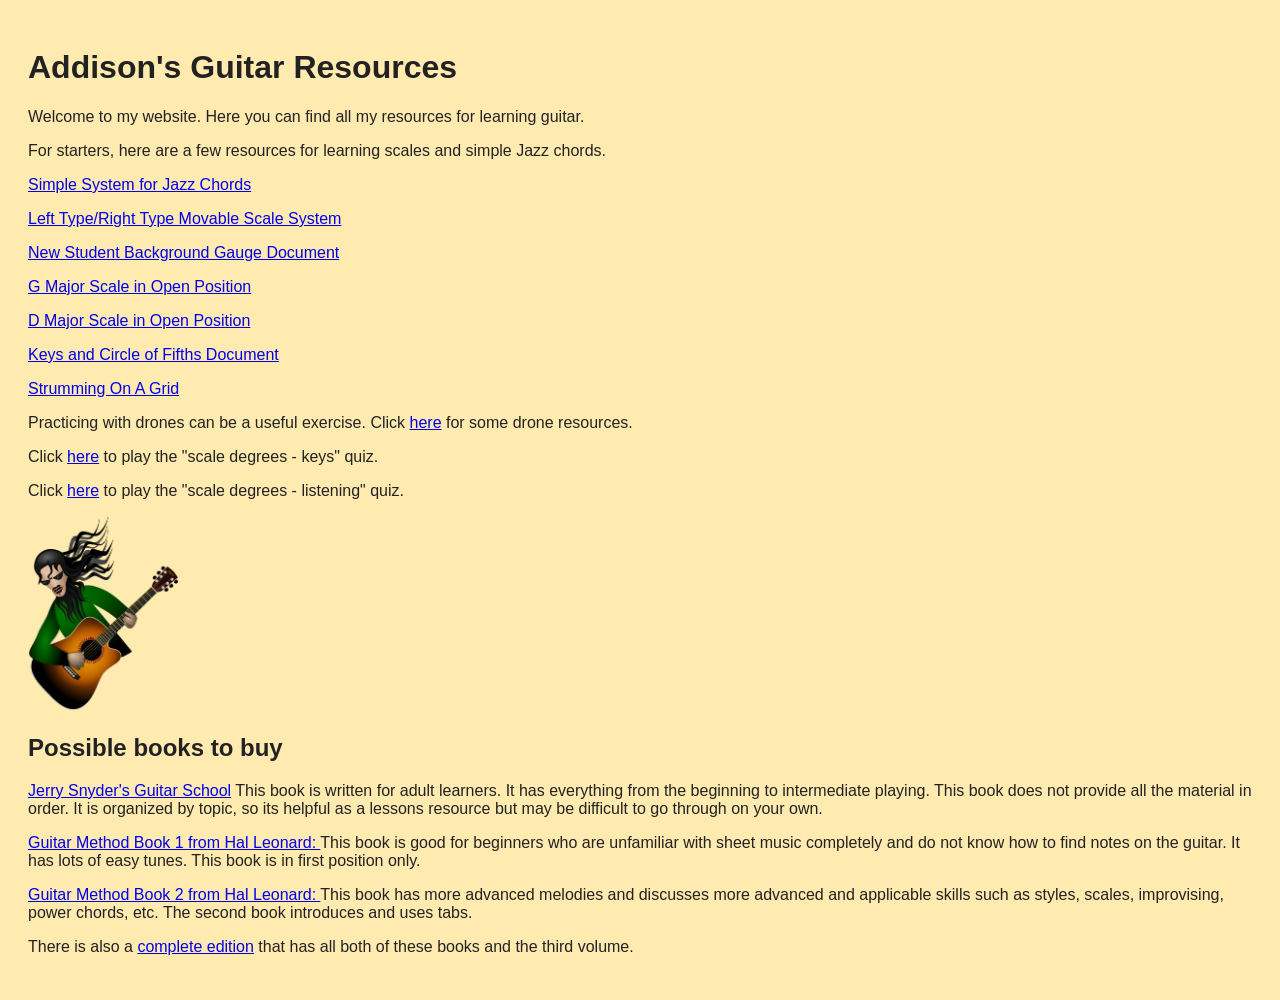
<file: index.html>
<!DOCTYPE html>
<html>
<head>
    <title>Addison's Guitar Resources</title>
    <link rel="stylesheet" href="styles.css">
    <link rel="icon" type="image/png" href="art/180630.png">
</head>
<body>
    <h1>Addison's Guitar Resources</h1>
    <p>Welcome to my website. Here you can find all my resources for learning guitar. </p>

    <p>For starters, here are a few resources for learning scales and simple Jazz chords.</p>

    <p><a href="latex/jazz-chord-system/jazz-chord-system.pdf">Simple System for Jazz Chords</a></p>

    <p><a href="latex/left-right-scale-system/left-right-scale-system.pdf">Left Type/Right Type Movable Scale System</a></p>

    <!-- <p><a href="rhythms_and_strumming/rhythms.html">Rhythms and playing with a grid</a></p> -->

    <p><a href="latex/background-gauge/background-gauge.pdf">New Student Background Gauge Document</a>

    <p><a href="latex/g-scale-open/g-scale-open.pdf">G Major Scale in Open Position</a></p>

    <p><a href="latex/d-scale-open/d-scale-open.pdf">D Major Scale in Open Position</a></p>

    <p><a href="latex/circle-of-fifths/circle-of-fifths.pdf">Keys and Circle of Fifths Document</a></p>

    <p><a href="latex/strumming-on-a-grid/strumming-on-a-grid.pdf">Strumming On A Grid</a></p>

<p>Practicing with drones can be a useful exercise. Click <a href="drones.html">here</a> for some drone resources.<p>

    <p>Click <a href="scale_degree_keys.html">here</a> to play the "scale degrees - keys" quiz.</p>
    <p>Click <a href="scale_degree_ear_quiz.html">here</a> to play the "scale degrees - listening" quiz.</p>

    <img src="art/170756.png" alt="" width="150">


    <h2>Possible books to buy</h2>

    <p><a href="https://www.amazon.com/Jerry-Snyders-Guitar-School-Method/dp/0882849018">Jerry Snyder's Guitar School</a> This book is written for adult learners. It has everything from the beginning to intermediate playing. This book does not provide all the material in order. It is organized by topic, so its helpful as a lessons resource but may be difficult to go through on your own. 

    <p><a href="https://www.amazon.com/Beginner-Acoustic-Electric-Instruction-Exercises/dp/079351245X/ref=pd_lpo_d_sccl_2/146-0896243-3175823?pd_rd_w=CBefo&content-id=amzn1.sym.4c8c52db-06f8-4e42-8e56-912796f2ea6c&pf_rd_p=4c8c52db-06f8-4e42-8e56-912796f2ea6c&pf_rd_r=9CAXA4GVVY0HH0PAXPAB&pd_rd_wg=6TGVZ&pd_rd_r=1113d656-f23c-4214-8035-bc5f9d5e0f56&pd_rd_i=079351245X&psc=1" target="blank">Guitar Method Book 1 from Hal Leonard: </a> This book is good for beginners who are unfamiliar with sheet music completely and do not know how to find notes on the guitar. It has lots of easy tunes. This book is in first position only. </p>

    <p><a href="https://www.amazon.com/dp/0634013130/ref=mes-dp?_encoding=UTF8&pd_rd_w=uCpQE&content-id=amzn1.sym.9986c774-1242-403d-ae9e-f3251eb87773&pf_rd_p=9986c774-1242-403d-ae9e-f3251eb87773&pf_rd_r=DQ6JCPZMWPJQFC8CTDAW&pd_rd_wg=vGehr&pd_rd_r=b186930b-5432-4126-80f6-c16920430f9f" target="blank">Guitar Method Book 2 from Hal Leonard: </a> This book has more advanced melodies and discusses more advanced and applicable skills such as styles, scales, improvising, power chords, etc. The second book introduces and uses tabs. </p>

    <p>There is also a <a href="https://www.amazon.com/Guitar-Method-Complete-Acoustic-Technique/dp/0634047019?psc=1&pd_rd_w=jaktV&content-id=amzn1.sym.ea1d9533-fbb7-4608-bb6f-bfdceb6f6336&pf_rd_p=ea1d9533-fbb7-4608-bb6f-bfdceb6f6336&pf_rd_r=9DQJQDX3BXYC1PVDFQJS&pd_rd_wg=TRK30&pd_rd_r=1cf918fb-f440-47f6-be67-7e91f3d7e2ef&ref_=sspa_dk_detail_sbt_1&sp_csd=d2lkZ2V0TmFtZT1zcF9kZXRhaWxfdGhlbWF0aWM=" target="blank">complete edition</a> that has all both of these books and the third volume.</p>
</body>
</html>
</file>
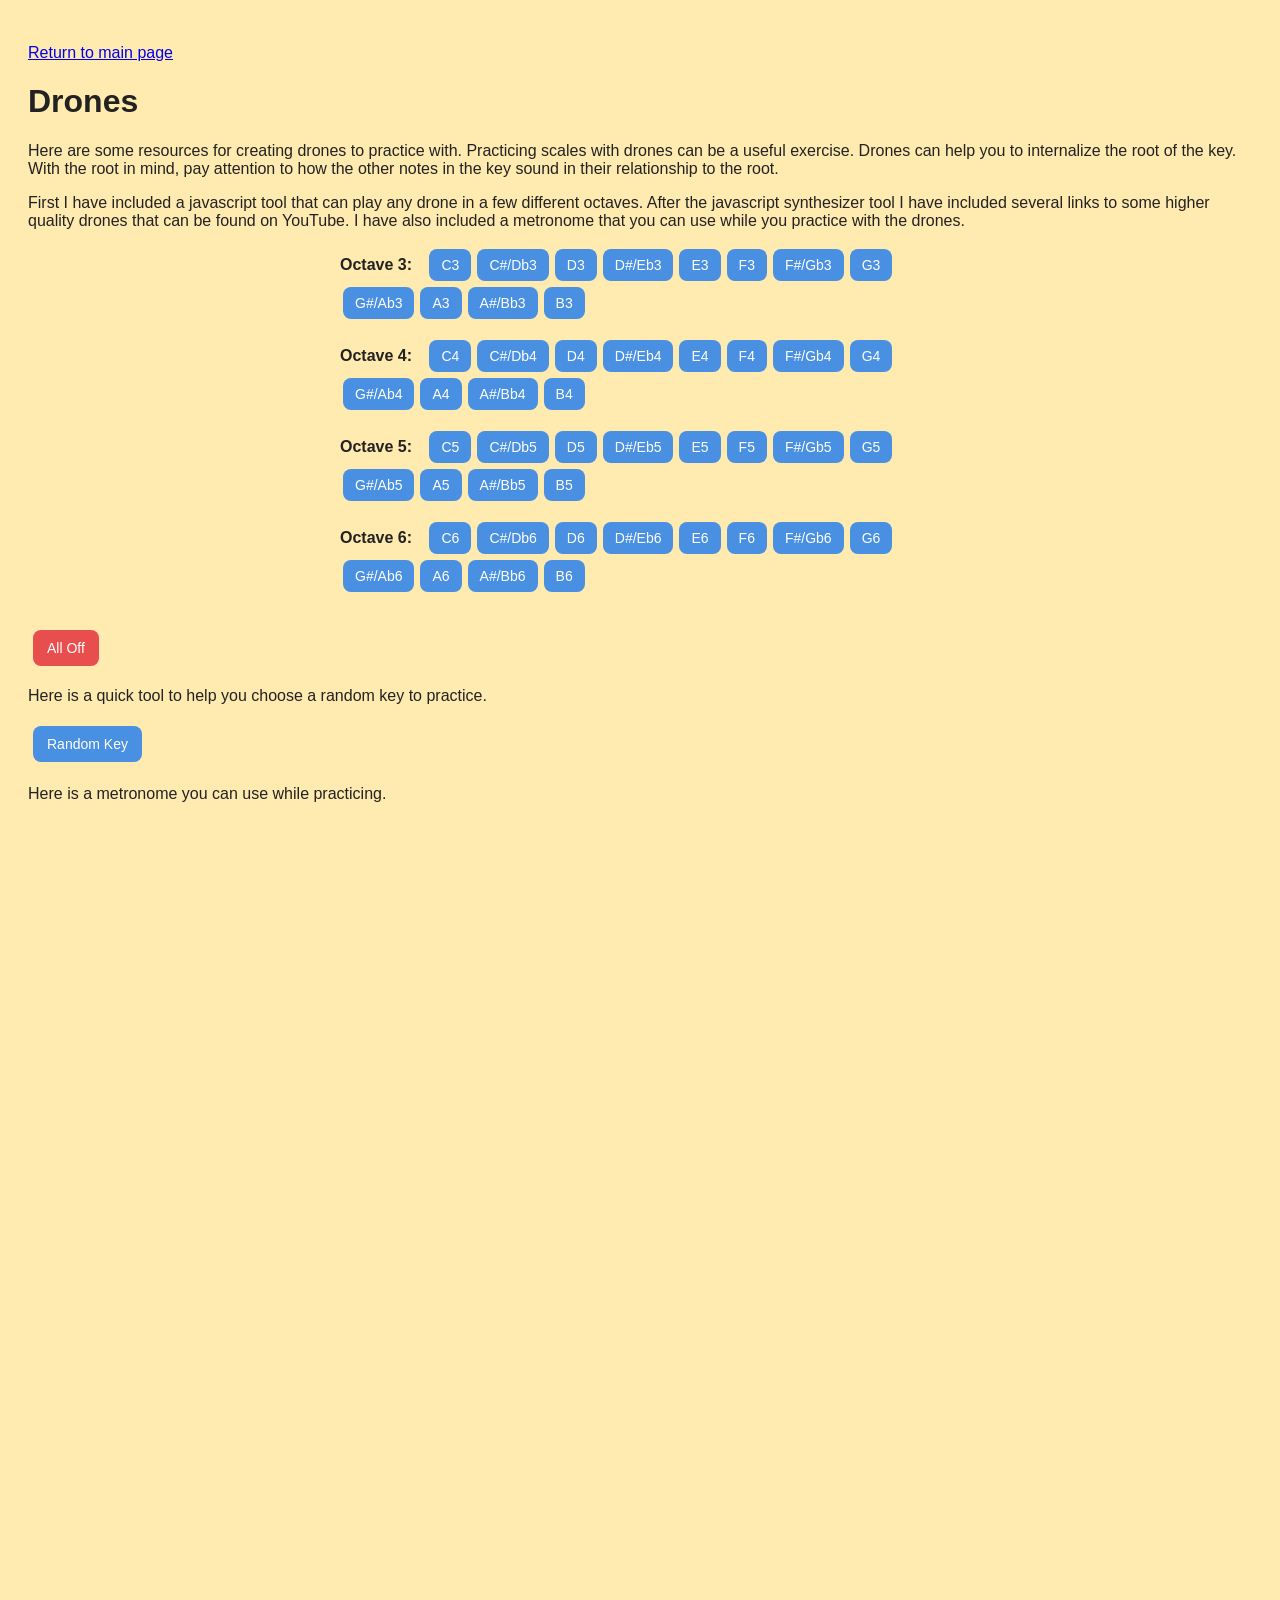
<file: drones.html>
<!DOCTYPE html>
<html>
<head>
    <title>Drones</title>
    <link rel="stylesheet" href="styles.css">
    <link rel="icon" type="image/png" href="art/180630.png">
</head>
<body>
    <p><a href="index.html">Return to main page</a></p>
    <h1>Drones</h1>
    <p>Here are some resources for creating drones to practice with. Practicing scales with drones can be a useful exercise. Drones can help you to internalize the root of the key. With the root in mind, pay attention to how the other notes in the key sound in their relationship to the root. </p>

    <p>First I have included a javascript tool that can play any drone in a few different octaves. After the javascript synthesizer tool I have included several links to some higher quality drones that can be found on YouTube. I have also included a metronome that you can use while you practice with the drones. </p>



    <div id="controls"></div>
<button id="allOffBtn">All Off</button>

<p>Here is a quick tool to help you choose a random key to practice. </p>
<div style="margin-top: 15px;">
  <button id="randomKeyBtn">Random Key</button>
  <p id="randomKeyDisplay" style="font-size: 18px; font-weight: bold; margin-top: 10px;"></p>
</div>

<p>Here is a metronome you can use while practicing.</p>

<script>
const AudioContext = window.AudioContext || window.webkitAudioContext;
const audioCtx = new AudioContext();

let activeOscillators = {};

// Base note names with semitone offsets
const baseNotes = [
  {name: "C", offset: 0},
  {name: "C#/Db", offset: 1},
  {name: "D", offset: 2},
  {name: "D#/Eb", offset: 3},
  {name: "E", offset: 4},
  {name: "F", offset: 5},
  {name: "F#/Gb", offset: 6},
  {name: "G", offset: 7},
  {name: "G#/Ab", offset: 8},
  {name: "A", offset: 9},
  {name: "A#/Bb", offset: 10},
  {name: "B", offset: 11}
];

// Generate all notes across octaves 3-6
const allNotes = [];
const octaves = [3, 4, 5, 6];

baseNotes.forEach(baseNote => {
  octaves.forEach(octave => {
    const semitone = (octave - 1) * 12 + baseNote.offset;
    const freq = 16.35 * Math.pow(2, semitone / 12); // C0 = 16.35 Hz
    allNotes.push({
      name: baseNote.name + octave,
      freq: freq,
      baseName: baseNote.name,
      octave: octave
    });
  });
});

const container = document.getElementById("controls");

// Create button grid organized by octave rows and note columns
const octaveGroups = {};
octaves.forEach(octave => {
  octaveGroups[octave] = document.createElement("div");
  octaveGroups[octave].style.marginBottom = "15px";
  
  const octaveLabel = document.createElement("strong");
  octaveLabel.textContent = "Octave " + octave + ": ";
  octaveLabel.style.marginRight = "10px";
  octaveGroups[octave].appendChild(octaveLabel);
  
  baseNotes.forEach(baseNote => {
    const noteData = allNotes.find(n => n.baseName === baseNote.name && n.octave === octave);
    if (noteData) {
      const btn = document.createElement("button");
      btn.textContent = noteData.name;
      btn.style.margin = "3px";
      btn.style.padding = "8px 12px";

      btn.onclick = async () => {
        if (audioCtx.state === "suspended") {
          await audioCtx.resume();
        }

        if (activeOscillators[noteData.name]) {
          // Turn OFF
          activeOscillators[noteData.name].gain.gain.setTargetAtTime(0, audioCtx.currentTime, 0.05);
          setTimeout(() => {
            activeOscillators[noteData.name].osc.stop();
            delete activeOscillators[noteData.name];
          }, 200);

          btn.style.backgroundColor = "";
          btn.style.color = "";
        } else {
          // Turn ON
          const osc = audioCtx.createOscillator();
          const gain = audioCtx.createGain();

          osc.type = "sine";
          osc.frequency.value = noteData.freq;

          gain.gain.setValueAtTime(0, audioCtx.currentTime);
          gain.gain.setTargetAtTime(0.2, audioCtx.currentTime, 0.05);

          osc.connect(gain);
          gain.connect(audioCtx.destination);

          osc.start();

          activeOscillators[noteData.name] = {osc, gain};
          btn.style.backgroundColor = "#4CAF50";
          btn.style.color = "white";
        }
      };

      octaveGroups[octave].appendChild(btn);
    }
  });
  
  container.appendChild(octaveGroups[octave]);
});

document.getElementById("allOffBtn").onclick = () => {
  for (const noteName in activeOscillators) {
    const { osc, gain } = activeOscillators[noteName];

    gain.gain.setTargetAtTime(0, audioCtx.currentTime, 0.05);

    setTimeout(() => {
      osc.stop();
    }, 200);
  }

  activeOscillators = {};

  const buttons = document.querySelectorAll("#controls button");
  buttons.forEach(btn => {
    btn.style.backgroundColor = "";
    btn.style.color = "";
  });
};

// Random Key Feature
const keys = ["C", "C#/Db", "D", "D#/Eb", "E", "F", "F#/Gb", "G", "G#/Ab", "A", "A#/Bb", "B"];

document.getElementById("randomKeyBtn").onclick = () => {
  const randomKey = keys[Math.floor(Math.random() * keys.length)];
  document.getElementById("randomKeyDisplay").textContent = "Random Key: " + randomKey;
};

</script>

<p>
<iframe
  src="https://4four.io/embed/metronome"
  width="200" height="300"
  frameborder="0">
 <a href="https://4four.io/metronome">
   Metronome
 </a>
</iframe>
</p>

<p>

<iframe width="560" height="315" src="https://www.youtube.com/embed/qpQ6c0NotCY?si=pfGjZ_sZpAs5VXLW" title="YouTube video player" frameborder="0" allow="accelerometer; autoplay; clipboard-write; encrypted-media; gyroscope; picture-in-picture; web-share" referrerpolicy="strict-origin-when-cross-origin" allowfullscreen></iframe>

<iframe width="560" height="315" src="https://www.youtube.com/embed/UfY3u7xvgf8?si=hoAIJnqulzxYCA2U" title="YouTube video player" frameborder="0" allow="accelerometer; autoplay; clipboard-write; encrypted-media; gyroscope; picture-in-picture; web-share" referrerpolicy="strict-origin-when-cross-origin" allowfullscreen></iframe>

<iframe width="560" height="315" src="https://www.youtube.com/embed/0_iqlSl0o4o?si=Z-1kTUJixh2WNu-B" title="YouTube video player" frameborder="0" allow="accelerometer; autoplay; clipboard-write; encrypted-media; gyroscope; picture-in-picture; web-share" referrerpolicy="strict-origin-when-cross-origin" allowfullscreen></iframe>

<iframe width="560" height="315" src="https://www.youtube.com/embed/MimVnBAuYqA?si=d5eXUGo_ZBs2h5t0" title="YouTube video player" frameborder="0" allow="accelerometer; autoplay; clipboard-write; encrypted-media; gyroscope; picture-in-picture; web-share" referrerpolicy="strict-origin-when-cross-origin" allowfullscreen></iframe>

<iframe width="560" height="315" src="https://www.youtube.com/embed/LxFwYJlnmqo?si=hw0lCgpxV3FJC8QQ" title="YouTube video player" frameborder="0" allow="accelerometer; autoplay; clipboard-write; encrypted-media; gyroscope; picture-in-picture; web-share" referrerpolicy="strict-origin-when-cross-origin" allowfullscreen></iframe>

<iframe width="560" height="315" src="https://www.youtube.com/embed/ygo0ZimLfsQ?si=rcqdXirxLpBcepMJ" title="YouTube video player" frameborder="0" allow="accelerometer; autoplay; clipboard-write; encrypted-media; gyroscope; picture-in-picture; web-share" referrerpolicy="strict-origin-when-cross-origin" allowfullscreen></iframe>

<iframe width="560" height="315" src="https://www.youtube.com/embed/jgFNsz_9w4A?si=-rcJXPuraJqNCfcz" title="YouTube video player" frameborder="0" allow="accelerometer; autoplay; clipboard-write; encrypted-media; gyroscope; picture-in-picture; web-share" referrerpolicy="strict-origin-when-cross-origin" allowfullscreen></iframe>

<iframe width="560" height="315" src="https://www.youtube.com/embed/oYLSMPvGoL8?si=v0F2cnv9p34-ww0I" title="YouTube video player" frameborder="0" allow="accelerometer; autoplay; clipboard-write; encrypted-media; gyroscope; picture-in-picture; web-share" referrerpolicy="strict-origin-when-cross-origin" allowfullscreen></iframe>

<iframe width="560" height="315" src="https://www.youtube.com/embed/cC4DzsV4ivs?si=lfZaQg-wP5Gz8l94" title="YouTube video player" frameborder="0" allow="accelerometer; autoplay; clipboard-write; encrypted-media; gyroscope; picture-in-picture; web-share" referrerpolicy="strict-origin-when-cross-origin" allowfullscreen></iframe>

<iframe width="560" height="315" src="https://www.youtube.com/embed/NUFgXjFL8YM?si=Jc5_WC2cZVwrnq-y" title="YouTube video player" frameborder="0" allow="accelerometer; autoplay; clipboard-write; encrypted-media; gyroscope; picture-in-picture; web-share" referrerpolicy="strict-origin-when-cross-origin" allowfullscreen></iframe>

<iframe width="560" height="315" src="https://www.youtube.com/embed/IvXXdGhJA1Q?si=4yDnu1WcRsIfGc6Z" title="YouTube video player" frameborder="0" allow="accelerometer; autoplay; clipboard-write; encrypted-media; gyroscope; picture-in-picture; web-share" referrerpolicy="strict-origin-when-cross-origin" allowfullscreen></iframe>

<iframe width="560" height="315" src="https://www.youtube.com/embed/5vBDWMOyRCM?si=sD9JebpntKQdrjwv" title="YouTube video player" frameborder="0" allow="accelerometer; autoplay; clipboard-write; encrypted-media; gyroscope; picture-in-picture; web-share" referrerpolicy="strict-origin-when-cross-origin" allowfullscreen></iframe>

</p>


</body>
</html>
</file>
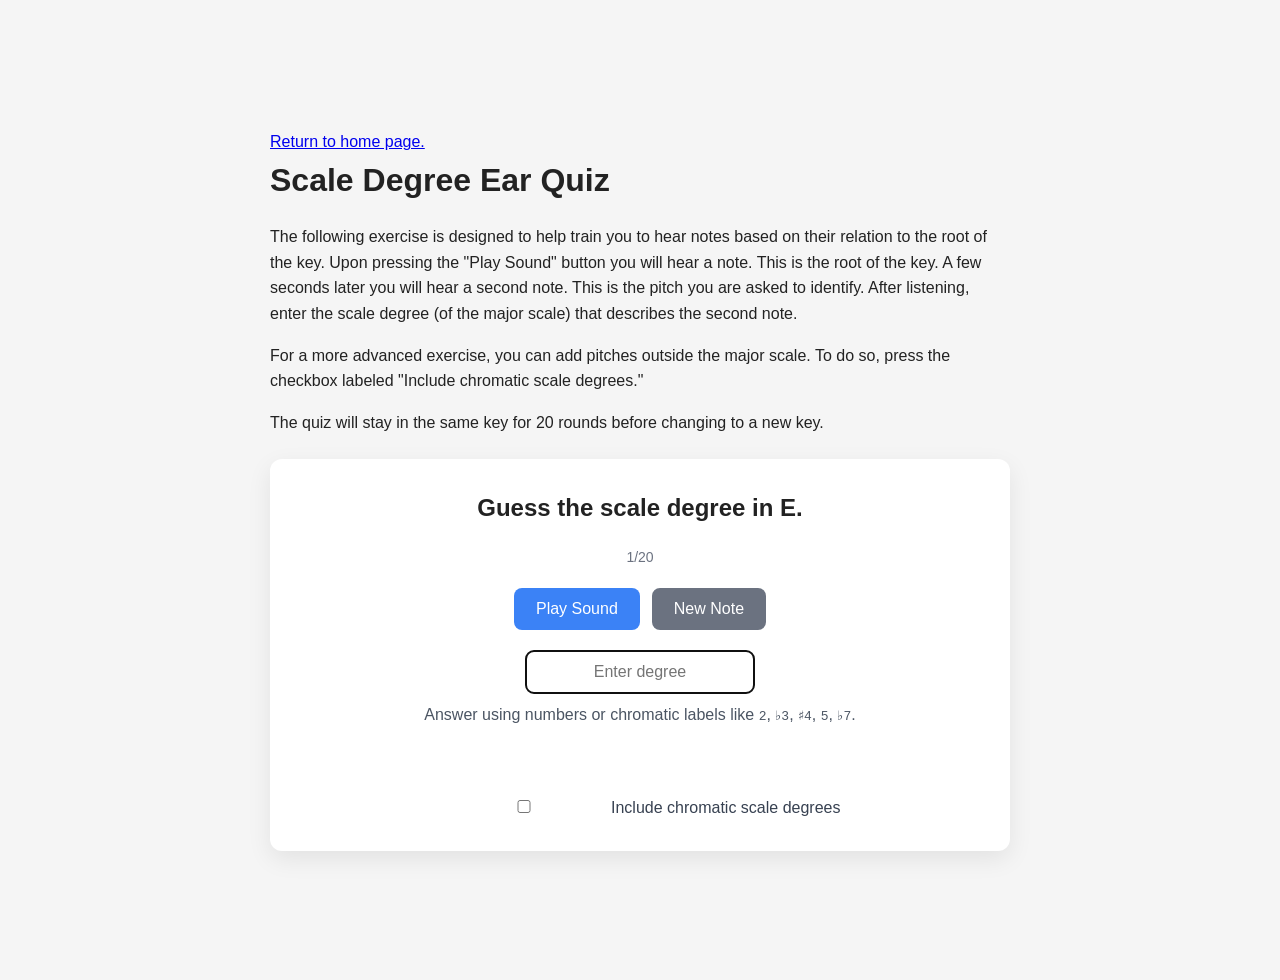
<file: scale_degree_ear_quiz.html>
<!DOCTYPE html>
<html lang="en">
<head>
<meta charset="UTF-8">
<title>Scale Degree Ear Quiz</title>
<link rel="icon" type="image/png" href="art/180630.png">
<style>
    body {
        margin: 0;
        min-height: 100vh;
        display: flex;
        align-items: center;
        justify-content: center;
        background: #f5f5f5;
        font-family: Arial, sans-serif;
        padding: 40px 20px;
        color: #222;
        line-height: 1.6;
    }
    .page {
        max-width: 740px;
    }
    .intro {
        margin-bottom: 24px;
        text-align: left;
    }
    .card {
        background: white;
        padding: 30px;
        border-radius: 12px;
        box-shadow: 0 8px 24px rgba(0,0,0,0.08);
        text-align: center;
    }
    h1, h2 {
        margin: 0 0 18px;
    }
    .controls {
        display: flex;
        flex-wrap: wrap;
        justify-content: center;
        gap: 12px;
        margin: 20px 0;
    }
    button {
        padding: 12px 22px;
        font-size: 16px;
        border: none;
        border-radius: 8px;
        cursor: pointer;
        background: #3b82f6;
        color: white;
    }
    button.secondary {
        background: #6b7280;
    }
    input {
        padding: 12px 14px;
        font-size: 16px;
        min-width: 160px;
        text-align: center;
        border: 1px solid #d1d5db;
        border-radius: 8px;
    }
    .toggle {
        margin-top: 22px;
        color: #374151;
    }
    #result {
        min-height: 1.5em;
        margin-top: 18px;
        font-size: 18px;
        font-weight: 600;
    }
    .hint {
        color: #4b5563;
        margin-top: 8px;
    }
</style>
</head>
<body>
<div class="page">

    <div class="intro">

        <a href="index.html">Return to home page.</a>

        <h1>Scale Degree Ear Quiz</h1>
        <p>The following exercise is designed to help train you to hear notes based on their relation to the root of the key. 
            Upon pressing the "Play Sound" button you will hear a note. This is the root of the key. 
            A few seconds later you will hear a second note. This is the pitch you are asked to identify. 
            After listening, enter the scale degree (of the major scale) that describes the second note. 
        </p>
        <p>For a more advanced exercise, you can add pitches outside the major scale. To do so, press the checkbox labeled "Include chromatic scale degrees."</p>
        <p>The quiz will stay in the same key for 20 rounds before changing to a new key. </p>
    </div>

    <div class="card">
        <h2 id="question">Ready to listen?</h2>
        <p id="counter" style="color: #6b7280; font-size: 14px; margin: 8px 0 0;"></p>
        <div class="controls">
            <button id="playButton">Play Sound</button>
            <button class="secondary" id="nextButton">New Note</button>
        </div>
        <input id="answer" placeholder="Enter degree">
        <div class="hint">Answer using numbers or chromatic labels like <code>2</code>, <code>♭3</code>, <code>♯4</code>, <code>5</code>, <code>♭7</code>.</div>

        <p id="result"></p>

        <div class="toggle">
            <label>
                <input type="checkbox" id="chromaticToggle">
                Include chromatic scale degrees
            </label>
        </div>
    </div>
</div>

<script>
const roots = ["C","Db","D","Eb","E","F","Gb","G","Ab","A","Bb","B"];
const pitchClasses = {"C":0, "B#":0, "C#":1, "Db":1, "D":2, "D#":3, "Eb":3, "E":4, "Fb":4, "E#":5, "F":5, "F#":6, "Gb":6, "G":7, "G#":8, "Ab":8, "A":9, "A#":10, "Bb":10, "B":11, "Cb":11};
const degreeMap = {
    "1": 0, "2": 2, "3": 4, "4": 5, "5": 7, "6": 9, "7": 11,
    "♭1": 11, "♭2": 1, "♭3": 3, "♭4": 4, "♭5": 6, "♭6": 8, "♭7": 10,
    "♯1": 1, "♯2": 3, "♯3": 5, "♯4": 6, "♯5": 8, "♯6": 10, "♯7": 0
};
const degreeAliases = {
    "1": ["1","1st","unison"],
    "2": ["2","2nd"],
    "3": ["3","3rd"],
    "4": ["4","4th"],
    "5": ["5","5th"],
    "6": ["6","6th"],
    "7": ["7","7th"],
    "♭1": ["b1","flat1","flat 1","♭1"],
    "♭2": ["b2","flat2","flat 2","♭2"],
    "♭3": ["b3","flat3","flat 3","♭3"],
    "♭4": ["b4","flat4","flat 4","♭4"],
    "♭5": ["b5","flat5","flat 5","♭5"],
    "♭6": ["b6","flat6","flat 6","♭6"],
    "♭7": ["b7","flat7","flat 7","♭7"],
    "♯1": ["#1","sharp1","sharp 1","♯1"],
    "♯2": ["#2","sharp2","sharp 2","♯2"],
    "♯3": ["#3","sharp3","sharp 3","♯3"],
    "♯4": ["#4","sharp4","sharp 4","♯4"],
    "♯5": ["#5","sharp5","sharp 5","♯5"],
    "♯6": ["#6","sharp6","sharp 6","♯6"],
    "♯7": ["#7","sharp7","sharp 7","♯7"]
};

const audioContext = new (window.AudioContext || window.webkitAudioContext)();
let currentRoot = "";
let currentDegree = "";
let correctIntervalPC = 0;
let currentRootFreq = 0;
let currentTargetFreq = 0;
let questionCountInKey = 0;
const QUESTIONS_PER_ROOT = 20;
let nextQuestionTimeout = null;

function normalizeDegreeInput(input) {
    const normalized = input.trim().toLowerCase().replace(/\s+/g, "");
    for (const [degree, aliases] of Object.entries(degreeAliases)) {
        if (aliases.includes(normalized)) return degree;
    }
    return null;
}

function pitchClassToFrequency(pc) {
    const c4 = 261.6256;
    return c4 * Math.pow(2, pc / 12);
}

function playToneAtTime(frequency, startTime, duration = 0.8, maxGain = 0.25) {
    const osc = audioContext.createOscillator();
    const gain = audioContext.createGain();
    osc.type = 'sine';
    osc.frequency.value = frequency;
    gain.gain.setValueAtTime(0, startTime);
    gain.gain.linearRampToValueAtTime(maxGain, startTime + 0.02);
    gain.gain.setTargetAtTime(0, startTime + duration - 0.05, 0.01);
    osc.connect(gain).connect(audioContext.destination);
    osc.start(startTime);
    osc.stop(startTime + duration);
}

function playInterval() {
    if (audioContext.state === 'suspended') {
        audioContext.resume();
    }
    const now = audioContext.currentTime;
    const intervalDelay = 1.0;
    const intervalDuration = 1.8;
    const droneDuration = intervalDelay + intervalDuration;

    playToneAtTime(currentRootFreq, now, droneDuration, 0.2);
    playToneAtTime(currentRootFreq / 2, now, droneDuration, 0.15);
    playToneAtTime(currentTargetFreq, now + intervalDelay, intervalDuration, 0.25);
}

function updateQuestionText() {
    const question = document.getElementById('question');
    question.textContent = `Guess the scale degree in ${currentRoot}.`;
    const counter = document.getElementById('counter');
    counter.textContent = `${questionCountInKey}/${QUESTIONS_PER_ROOT}`;
}

function newQuestion() {
    const chromatic = document.getElementById('chromaticToggle').checked;
    const possibleDegrees = ["1","2","3","4","5","6","7"];
    if (chromatic) {
        possibleDegrees.push("♭1","♭2","♭3","♭4","♭5","♭6","♭7","♯1","♯2","♯3","♯4","♯5","♯6","♯7");
    }
    if (questionCountInKey === 0 || questionCountInKey >= QUESTIONS_PER_ROOT) {
        currentRoot = roots[Math.floor(Math.random() * roots.length)];
        questionCountInKey = 0;
    }
    questionCountInKey += 1;
    currentDegree = possibleDegrees[Math.floor(Math.random() * possibleDegrees.length)];
    correctIntervalPC = degreeMap[currentDegree];
    const rootPC = pitchClasses[currentRoot];
    currentRootFreq = pitchClassToFrequency(rootPC);
    currentTargetFreq = pitchClassToFrequency(rootPC + correctIntervalPC);
    const lowerOctave = Math.random() < 0.5;
    if (lowerOctave) {
        currentTargetFreq = currentTargetFreq / 2;
    }
    document.getElementById('result').textContent = '';
    const answerInput = document.getElementById('answer');
    answerInput.value = '';
    answerInput.focus();
    updateQuestionText();
}

function checkAnswer() {
    const userInput = document.getElementById('answer').value;
    const normalized = normalizeDegreeInput(userInput);
    const result = document.getElementById('result');
    const answerInput = document.getElementById('answer');
    if (!normalized) {
        result.textContent = '⚠️ Please enter a valid scale degree.';
        answerInput.focus();
        return;
    }
    if (degreeMap[normalized] === correctIntervalPC) {
        result.textContent = '✅ Correct!';
        clearTimeout(nextQuestionTimeout);
        nextQuestionTimeout = setTimeout(() => {
            newQuestion();
            playInterval();
        }, 1000);
    } else {
        result.textContent = `❌ Incorrect. The answer was ${currentDegree}.`;
        answerInput.focus();
    }
}

function init() {
    document.getElementById('playButton').addEventListener('click', playInterval);
    document.getElementById('nextButton').addEventListener('click', () => {
        clearTimeout(nextQuestionTimeout);
        newQuestion();
    });
    document.getElementById('answer').addEventListener('keydown', function(e) {
        if (e.key === 'Enter') {
            checkAnswer();
        }
    });
    newQuestion();
}

init();
</script>
</body>
</html>
</file>
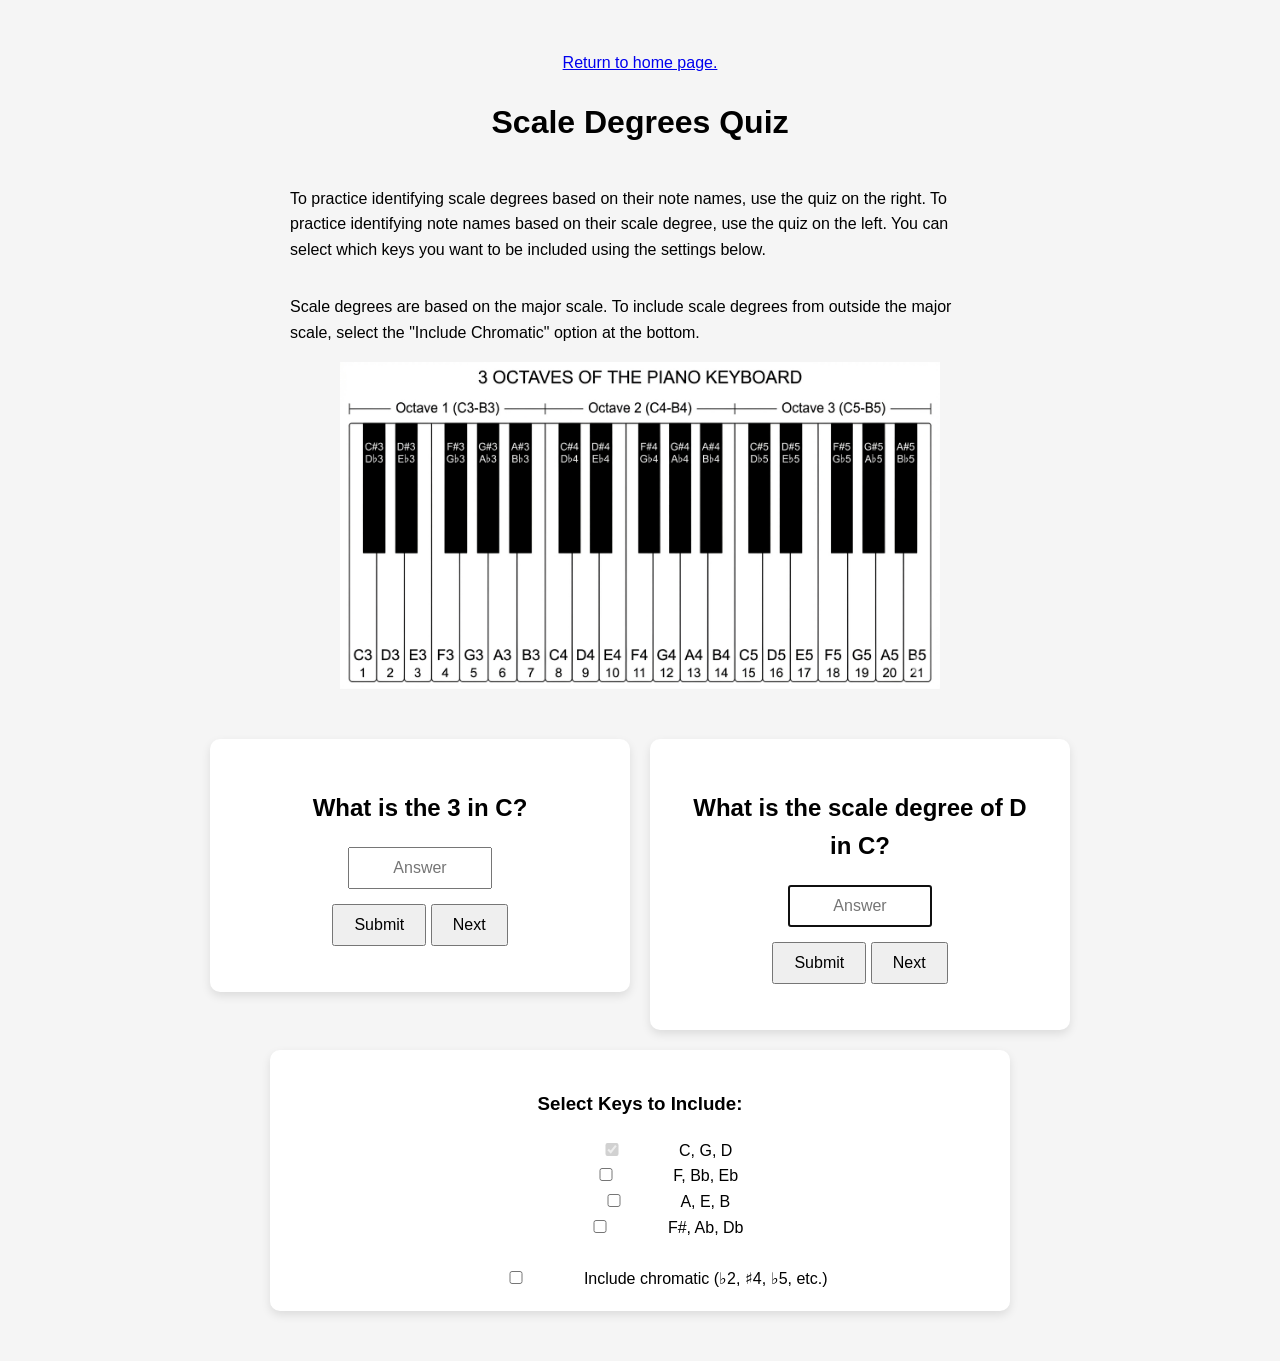
<file: scale_degree_keys.html>
<!DOCTYPE html>
<html lang="en">
<head>
<meta charset="UTF-8">
<title>Scale Degree Quiz</title>
<link rel="icon" type="image/png" href="art/180630.png">
<style>
    body {
        font-family: Arial, sans-serif;
        display: flex;
        flex-direction: column;
        align-items: center;
        justify-content: flex-start;
        min-height: 100vh;
        padding: 50px 20px;
        margin: 0;
        background: #f5f5f5;
        line-height: 1.6;
        text-align: left;
    }
    p {
        max-width: 700px;
    }
    .card {
        background: white;
        padding: 30px;
        border-radius: 10px;
        display: inline-block;
        text-align: center;
        box-shadow: 0 4px 10px rgba(0,0,0,0.1);
        margin-top: 30px;
    }
    button {
        margin-top: 15px;
        padding: 10px 20px;
        font-size: 16px;
    }
    input {
        padding: 10px;
        font-size: 16px;
        width: 120px;
        text-align: center;
    }
    .toggle {
        margin-top: 20px;
    }
    .key-selection {
        background: white;
        padding: 20px;
        border-radius: 10px;
        box-shadow: 0 4px 10px rgba(0,0,0,0.1);
        margin-top: 20px;
        text-align: center;
    }
    .key-selection label {
        margin: 5px;
    }
    .container {
        display: flex;
        gap: 20px;
        align-items: flex-start;
        justify-content: center;
        margin-top: 20px;
        width: 100%;
        max-width: 1200px;
        flex-wrap: wrap;
    }
    .quiz-stack {
        display: flex;
        flex-direction: row;
        gap: 20px;
        align-items: flex-start;
        width: 100%;
        flex-wrap: wrap;
        justify-content: center;
    }
    .card {
        min-width: 260px;
        flex: 1;
        max-width: 360px;
    }
    .bottom-selection {
        width: 100%;
        max-width: 700px;
        margin: 20px auto 0;
    }
</style>
</head>
<body>

<a href="index.html">Return to home page.</a>

    <h1>Scale Degrees Quiz</h1>

    <p>To practice identifying scale degrees based on their note names, use the quiz on the right. 
        To practice identifying note names based on their scale degree, use the quiz on the left.
        You can select which keys you want to be included using the settings below. 
    </p>
    <p>Scale degrees are based on the major scale. To include scale degrees from outside the major scale, select the "Include Chromatic" option at the bottom.</p>

    <img src="latex/circle-of-fifths/keyboard.png" alt="" width="600">

    <div class="container">
        <div class="quiz-stack">
            <div class="card">
                <h2 id="question">Loading...</h2>
                <input id="answer" placeholder="Answer">
                <br>
                <button onclick="checkAnswer()">Submit</button>
                <button onclick="newQuestion()">Next</button>
                <p id="result"></p>
            </div>

            <div class="card">
                <h2 id="question2">Loading...</h2>
                <input id="answer2" placeholder="Answer">
                <br>
                <button onclick="checkAnswer2()">Submit</button>
                <button onclick="newQuestion2()">Next</button>
                <p id="result2"></p>
            </div>
        </div>
    </div>

    <div class="key-selection bottom-selection">
        <h3>Select Keys to Include:</h3>
        <label><input type="checkbox" id="group1" checked disabled> C, G, D</label><br>
        <label><input type="checkbox" id="group2"> F, Bb, Eb</label><br>
        <label><input type="checkbox" id="group3"> A, E, B</label><br>
        <label><input type="checkbox" id="group4"> F#, Ab, Db</label><br><br>
        <label><input type="checkbox" id="chromaticToggle"> Include chromatic (♭2, ♯4, ♭5, etc.)</label>
    </div>

<script>
// Standard key roots only (no weird spellings)
const roots = [
    "C","Db","D","Eb","E","F","Gb","G","Ab","A","Bb","B"
];

// Pitch class mapping (accept enharmonics)
const pitchClasses = {
    "C":0, "B#":0,
    "C#":1, "Db":1,
    "D":2,
    "D#":3, "Eb":3,
    "E":4, "Fb":4,
    "E#":5, "F":5,
    "F#":6, "Gb":6,
    "G":7,
    "G#":8, "Ab":8,
    "A":9,
    "A#":10, "Bb":10,
    "B":11, "Cb":11
};

// Preferred display names (clean output)
const displayNotes = ["C","Db","D","Eb","E","F","Gb","G","Ab","A","Bb","B"];

// Degree → semitone
const degreeMap = {
    "1":0, "2":2, "3":4, "4":5, "5":7, "6":9, "7":11,
    "♭2":1, "♭3":3, "♯4":6, "♭5":6, "♭6":8, "♭7":10
};

let currentRoot = "";
let currentDegree = "";
let correctPC = 0;
let correctAnswer = "";
let nextQuestionTimeout = null;
let questionsInKey = 0;
const maxQuestionsPerKey = 5;
let previousRoot = "";
let askedDegrees = new Set();

let currentRoot2 = "";
let currentDegree2 = "";
let correctDegree2 = "";
let currentNote2 = "";
let nextQuestionTimeout2 = null;
let questionsInKey2 = 0;
let previousRoot2 = "";
let askedDegrees2 = new Set();

// Get selected keys based on checkboxes
function getSelectedKeys() {
    let selected = [];
    if (document.getElementById("group1").checked) selected.push("C", "G", "D");
    if (document.getElementById("group2").checked) selected.push("F", "Bb", "Eb");
    if (document.getElementById("group3").checked) selected.push("A", "E", "B");
    if (document.getElementById("group4").checked) selected.push("Gb", "Ab", "Db");
    // If none selected, default to first group
    if (selected.length === 0) {
        selected = ["C", "G", "D"];
    }
    return selected;
}

// Parse user input (handles bb, ##, etc.)
function parseNote(note) {
    note = note.trim();

    let letter = note[0].toUpperCase();
    let rest = note.slice(1);

    let baseMap = {C:0,D:2,E:4,F:5,G:7,A:9,B:11};
    let value = baseMap[letter];

    for (let char of rest) {
        if (char === "b" || char === "♭") value -= 1;
        if (char === "#" || char === "♯") value += 1;
    }

    return (value + 120) % 12;
}

function getNote(pc) {
    return displayNotes[pc];
}

function newQuestion() {
    document.getElementById("result").innerText = "";
    const answerInput = document.getElementById("answer");
    answerInput.value = "";

    const chromatic = document.getElementById("chromaticToggle").checked;

    let selectedKeys = getSelectedKeys();

    // Change key if we've done max questions or no current key
    if (questionsInKey >= maxQuestionsPerKey || currentRoot === "") {
        // Avoid repeating the previous key
        let availableKeys = selectedKeys.filter(key => key !== previousRoot);
        if (availableKeys.length === 0) {
            availableKeys = selectedKeys; // if only one key selected, allow repeat
        }
        previousRoot = currentRoot;
        currentRoot = availableKeys[Math.floor(Math.random() * availableKeys.length)];
        questionsInKey = 0;
        askedDegrees = new Set(); // reset asked degrees for new key
    }

    let possibleDegrees = ["1","2","3","4","5","6","7"];

    if (chromatic) {
        possibleDegrees.push("♭2","♭3","♯4","♭5","♭6","♭7");
    }

    // Filter out already asked degrees
    let availableDegrees = possibleDegrees.filter(deg => !askedDegrees.has(deg));

    // If all degrees asked, reset
    if (availableDegrees.length === 0) {
        askedDegrees = new Set();
        availableDegrees = possibleDegrees;
    }

    currentDegree = availableDegrees[Math.floor(Math.random() * availableDegrees.length)];
    askedDegrees.add(currentDegree);

    correctPC = (pitchClasses[currentRoot] + degreeMap[currentDegree]) % 12;
    correctAnswer = getNote(correctPC);

    document.getElementById("question").innerText =
        `What is the ${currentDegree} in ${currentRoot}?`;
    document.getElementById("answer").focus();

    questionsInKey++;
}

function checkAnswer() {
    let userInput = document.getElementById("answer").value;

    try {
        let userPC = parseNote(userInput);

        if (userPC === correctPC) {
            document.getElementById("result").innerText = "✅ Correct!";
            clearTimeout(nextQuestionTimeout);
            nextQuestionTimeout = setTimeout(() => {
                newQuestion();
            }, 1000);
        } else {
            document.getElementById("result").innerText =
                `❌ Correct answer: ${correctAnswer}`;
            document.getElementById("answer").focus();
        }
    } catch {
        document.getElementById("result").innerText = "⚠️ Invalid input";
        document.getElementById("answer").focus();
    }
}

function normalizeDegree(input) {
    input = input.trim().toLowerCase();
    input = input.replace(/♭/g, 'b').replace(/♯/g, '#');
    input = input.replace(/flat/g, 'b').replace(/sharp/g, '#');
    input = input.replace(/\s+/g, '');

    const map = {
        '1':'1', '2':'2', '3':'3', '4':'4', '5':'5', '6':'6', '7':'7',
        'b2':'♭2', 'bb2':'♭2', 'b3':'♭3', 'bb3':'♭3',
        '#4':'♯4', 'sharp4':'♯4',
        'b5':'♭5', 'bb5':'♭5',
        'b6':'♭6', 'bb6':'♭6',
        'b7':'♭7', 'bb7':'♭7'
    };

    return map[input] || null;
}

function newQuestion2() {
    document.getElementById("result2").innerText = "";
    const answerInput = document.getElementById("answer2");
    answerInput.value = "";

    const chromatic = document.getElementById("chromaticToggle").checked;
    let selectedKeys = getSelectedKeys();

    if (questionsInKey2 >= maxQuestionsPerKey || currentRoot2 === "") {
        let availableKeys = selectedKeys.filter(key => key !== previousRoot2);
        if (availableKeys.length === 0) {
            availableKeys = selectedKeys;
        }
        previousRoot2 = currentRoot2;
        currentRoot2 = availableKeys[Math.floor(Math.random() * availableKeys.length)];
        questionsInKey2 = 0;
        askedDegrees2 = new Set();
    }

    let possibleDegrees = ["1","2","3","4","5","6","7"];
    if (chromatic) {
        possibleDegrees.push("♭2","♭3","♯4","♭5","♭6","♭7");
    }

    let availableDegrees = possibleDegrees.filter(deg => !askedDegrees2.has(deg));
    if (availableDegrees.length === 0) {
        askedDegrees2 = new Set();
        availableDegrees = possibleDegrees;
    }

    currentDegree2 = availableDegrees[Math.floor(Math.random() * availableDegrees.length)];
    askedDegrees2.add(currentDegree2);

    const pc = (pitchClasses[currentRoot2] + degreeMap[currentDegree2]) % 12;
    currentNote2 = getNote(pc);
    correctDegree2 = currentDegree2;

    document.getElementById("question2").innerText =
        `What is the scale degree of ${currentNote2} in ${currentRoot2}?`;
    answerInput.focus();
    questionsInKey2++;
}

function checkAnswer2() {
    let userInput = document.getElementById("answer2").value;
    let normalized = normalizeDegree(userInput);

    if (!normalized) {
        document.getElementById("result2").innerText = "⚠️ Invalid input";
        document.getElementById("answer2").focus();
        return;
    }

    if (normalized === correctDegree2) {
        document.getElementById("result2").innerText = "✅ Correct!";
        clearTimeout(nextQuestionTimeout2);
        nextQuestionTimeout2 = setTimeout(() => {
            newQuestion2();
        }, 1000);
    } else {
        document.getElementById("result2").innerText =
            `❌ Correct answer: ${correctDegree2}`;
        document.getElementById("answer2").focus();
    }
}

// Enter key submits
document.getElementById("answer").addEventListener("keydown", function(e) {
    if (e.key === "Enter") checkAnswer();
});
document.getElementById("answer2").addEventListener("keydown", function(e) {
    if (e.key === "Enter") checkAnswer2();
});

// Start
newQuestion();
newQuestion2();
</script>

</body>
</html>
</file>
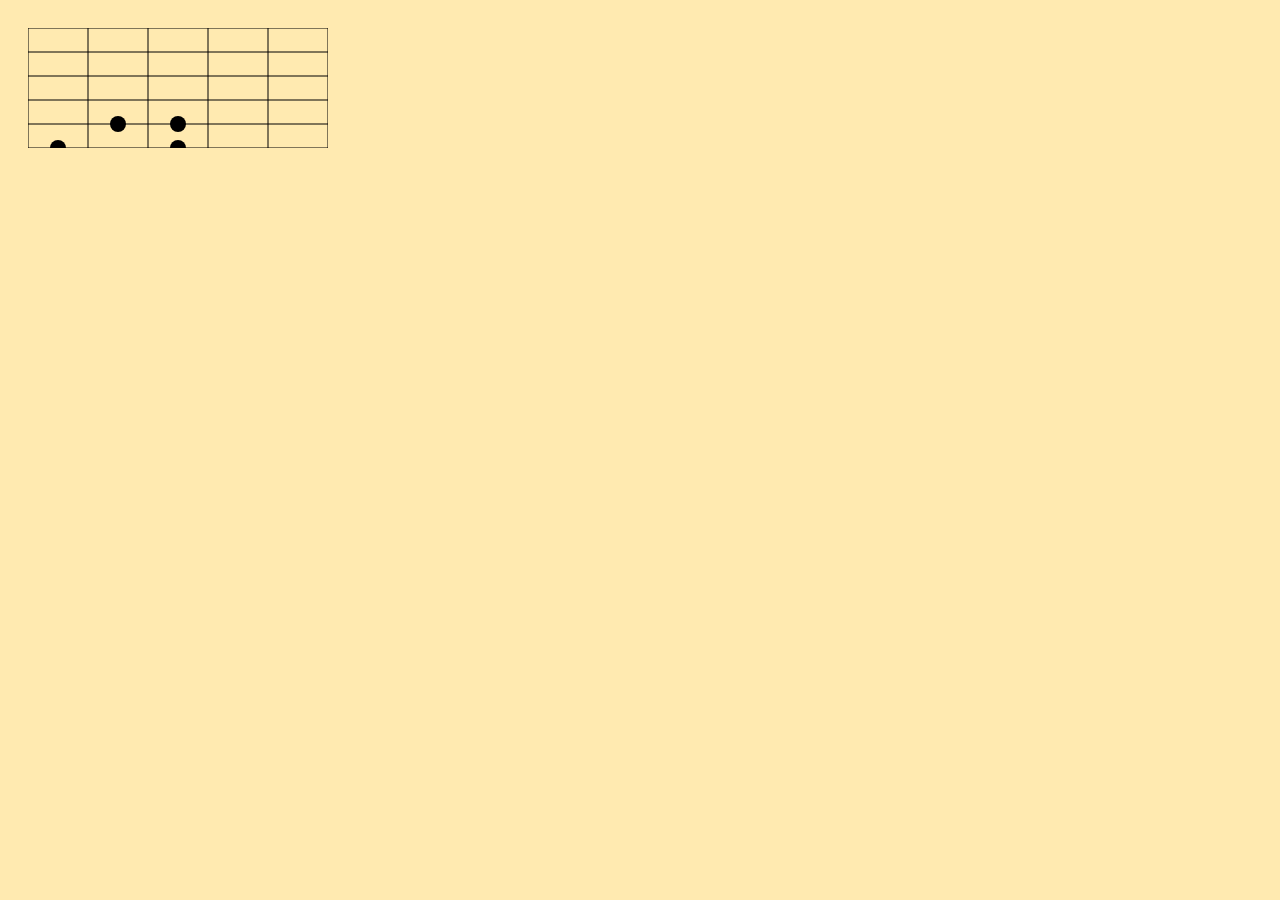
<file: fretboards/fretboards.html>
<!DOCTYPE html>
<html>
<head>
    <title>Fretboards</title>
    <link rel="stylesheet" href="../styles.css">
    <link rel="icon" type="image/png" href="../art/180630.png">
</head>
<body>
    
    <div id="fretboard"></div>

<script>
function drawFretboard(container, frets=5, strings=6, dots=[]) {
    const width = 300;
    const height = 120;
    const svgNS = "http://www.w3.org/2000/svg";

    const svg = document.createElementNS(svgNS, "svg");
    svg.setAttribute("width", width);
    svg.setAttribute("height", height);

    const fretSpacing = width / frets;
    const stringSpacing = height / (strings - 1);

    // frets
    for (let i = 0; i <= frets; i++) {
        let line = document.createElementNS(svgNS, "line");
        line.setAttribute("x1", i * fretSpacing);
        line.setAttribute("y1", 0);
        line.setAttribute("x2", i * fretSpacing);
        line.setAttribute("y2", height);
        line.setAttribute("stroke", "black");
        svg.appendChild(line);
    }

    // strings
    for (let i = 0; i < strings; i++) {
        let line = document.createElementNS(svgNS, "line");
        line.setAttribute("x1", 0);
        line.setAttribute("y1", i * stringSpacing);
        line.setAttribute("x2", width);
        line.setAttribute("y2", i * stringSpacing);
        line.setAttribute("stroke", "black");
        svg.appendChild(line);
    }

    // dots: [{fret:1, string:0}, ...]
    dots.forEach(d => {
        let circle = document.createElementNS(svgNS, "circle");
        circle.setAttribute("cx", (d.fret - 0.5) * fretSpacing);
        circle.setAttribute("cy", d.string * stringSpacing);
        circle.setAttribute("r", 8);
        circle.setAttribute("fill", "black");
        svg.appendChild(circle);
    });

    document.getElementById(container).appendChild(svg);
}

// Example: C major scale fragment
drawFretboard("fretboard", 5, 6, [
    {fret:1,string:5},
    {fret:3,string:5},
    {fret:2,string:4},
    {fret:3,string:4}
]);
</script>



</body>
</html>
</file>
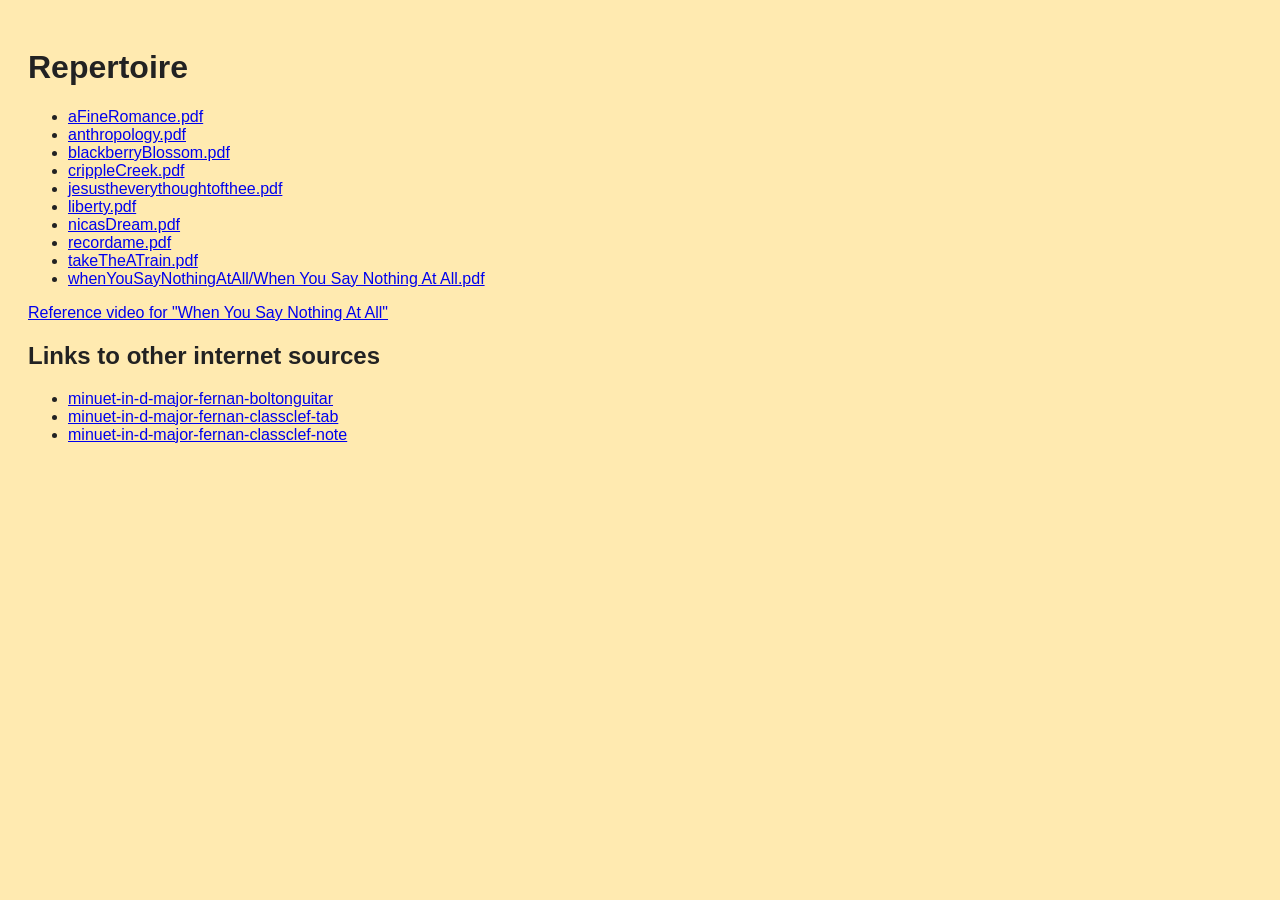
<file: other/repertoire.html>
<!DOCTYPE html>
<html>
<head>
    <title>Guitar Repertoire</title>
    <link rel="stylesheet" href="../styles.css">
    <link rel="icon" type="image/png" href="../art/180630.png">
</head>
<body>
    <h1>Repertoire</h1>
    <div id="fileLinks"></div>

    <p><a href="https://www.youtube.com/watch?v=Uh9SKBZbQiU" target="blank">Reference video for "When You Say Nothing At All"</a></p>

    <h2>Links to other internet sources</h2>
    <ul>
    <li><a href="https://www.boltonguitar.co.uk/workspace/uploads/tab/minuet-in-d-major-op11-fernan-5bfc0670006d2.pdf">minuet-in-d-major-fernan-boltonguitar</a></li>
    <li><a href="https://www.classclef.com/pdf/sor-op11-5.pdf">minuet-in-d-major-fernan-classclef-tab</a></li>
    <li><a href="https://www.classclef.com/source/sor-op11-5.pdf">minuet-in-d-major-fernan-classclef-note</a></li>
    </ul>

    <script>
        // List of files in this directory (excluding this file)
        const files = [
            'aFineRomance.pdf',
            'anthropology.pdf',
            'blackberryBlossom.pdf',
            'crippleCreek.pdf',
            'jesustheverythoughtofthee.pdf',
            'liberty.pdf',
            'nicasDream.pdf',
            'recordame.pdf',
            'takeTheATrain.pdf',
            'whenYouSayNothingAtAll/When You Say Nothing At All.pdf'
        ];

        // Sort alphabetically
        files.sort();

        // Create links and insert into page
        const container = document.getElementById('fileLinks');
        const list = document.createElement('ul');

        files.forEach(file => {
            const li = document.createElement('li');
            const link = document.createElement('a');
            link.href = file;
            link.textContent = file;
            li.appendChild(link);
            list.appendChild(li);
        });

        container.appendChild(list);
    </script>
</body>
</html>
</file>
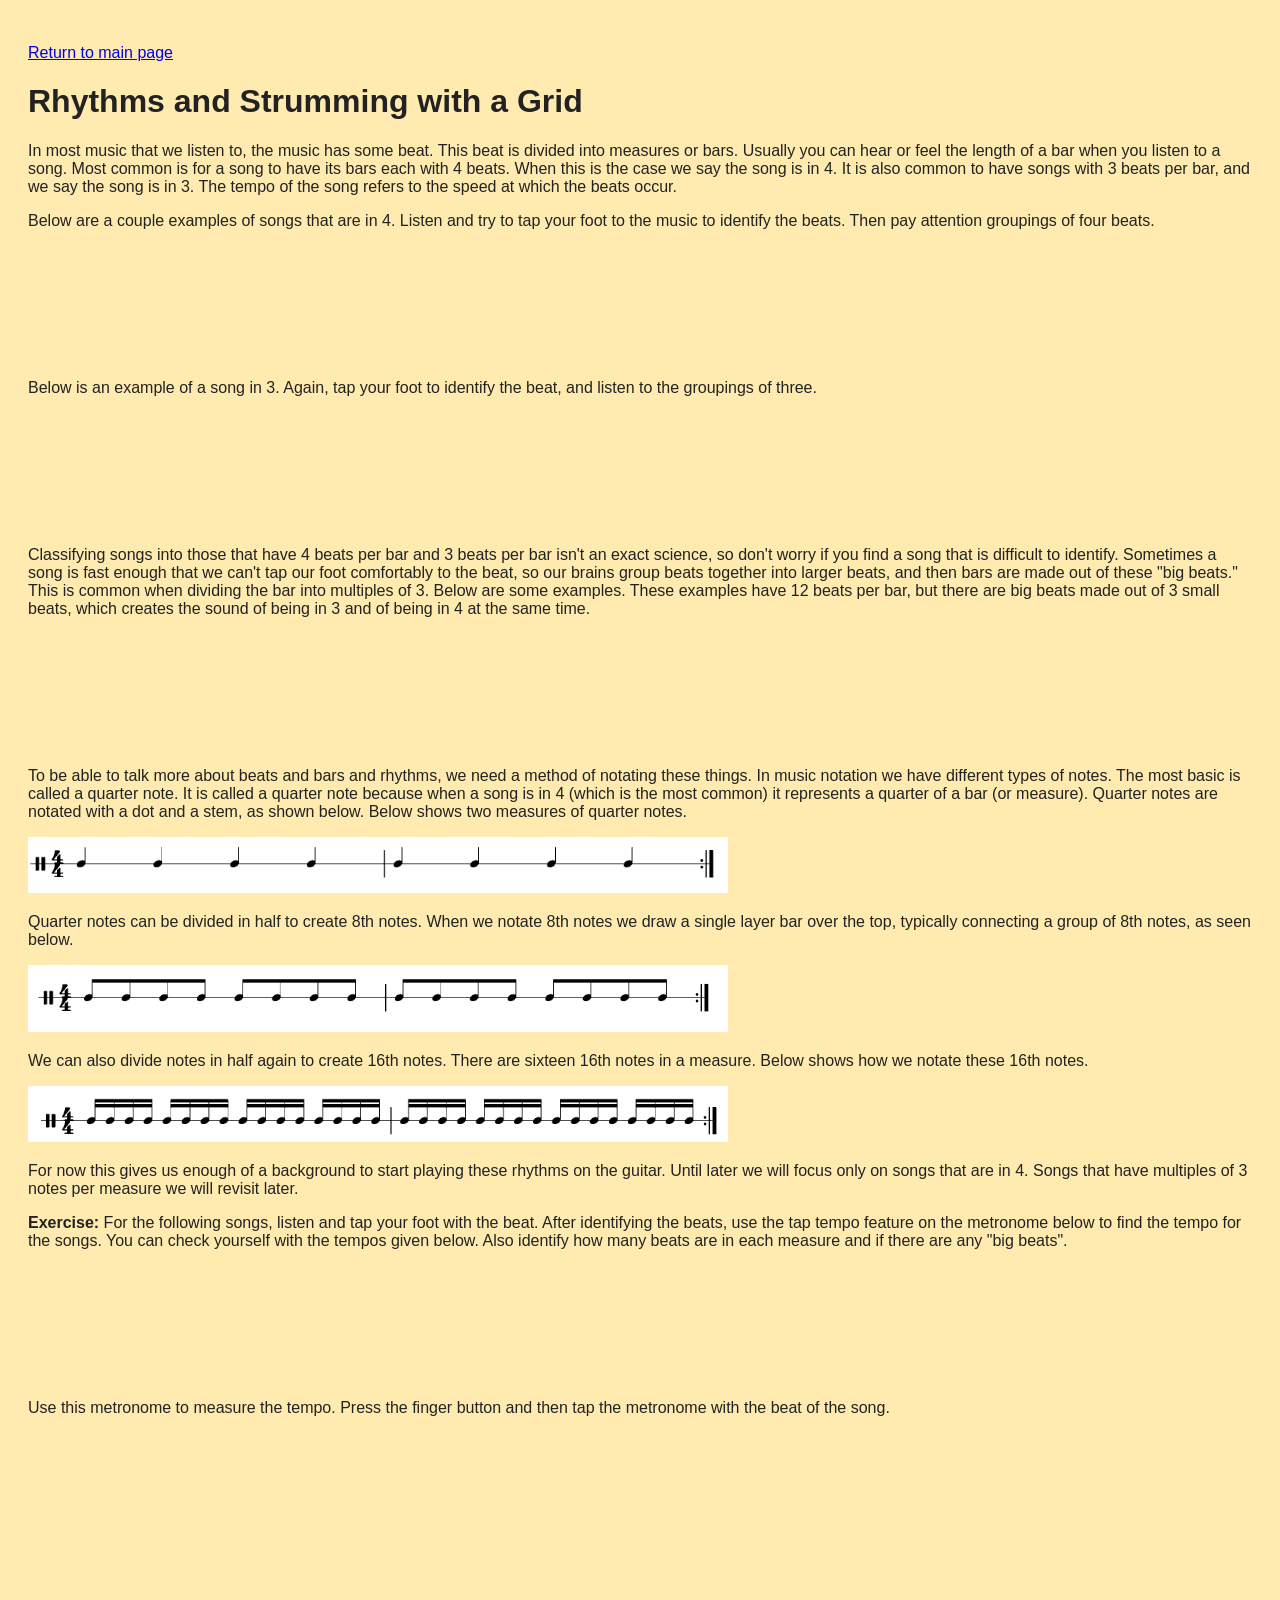
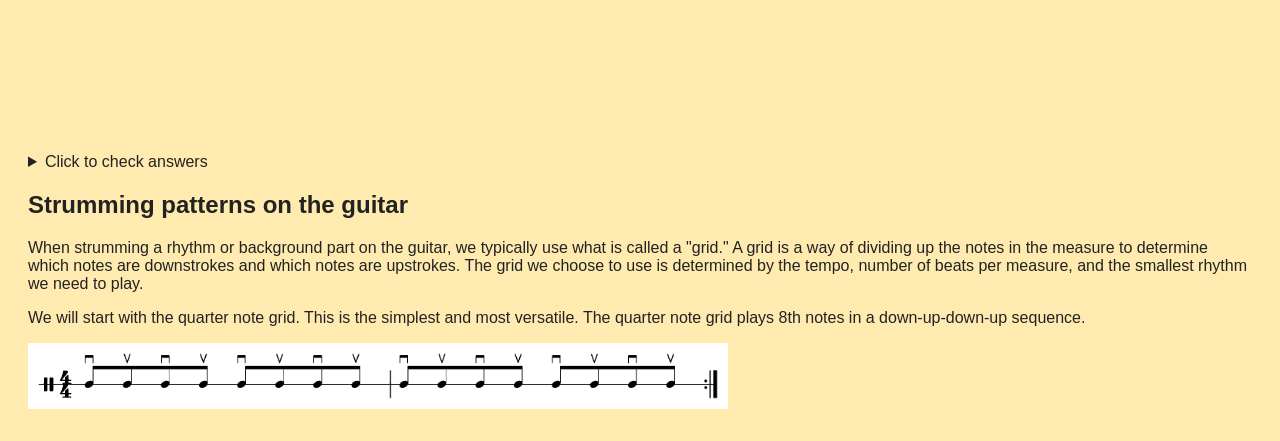
<file: rhythms_and_strumming/rhythms.html>
<!DOCTYPE html>
<html>
<head>
    <title>Rhythms and Strumming with a Grid</title>
    <link rel="stylesheet" href="../styles.css">
    <link rel="icon" type="image/png" href="../art/180630.png">
</head>
<body>
    <p><a href="index.html">Return to main page</a></p>
    <h1>Rhythms and Strumming with a Grid</h1>
    
    <p>In most music that we listen to, the music has some beat. This beat is divided into measures or bars. 
      Usually you can hear or feel the length of a bar when you listen to a song. 
      Most common is for a song to have its bars each with 4 beats. When this is the case we say the song is in 4. 
      It is also common to have songs with 3 beats per bar, and we say the song is in 3. 
    The tempo of the song refers to the speed at which the beats occur.
      </p><p>

      Below are a couple examples of songs that are in 4. Listen and try to tap your foot to the music to identify the beats. 
      Then pay attention groupings of four beats. 
      </p>

    <p>
    <iframe width="200" height="113" src="https://www.youtube.com/embed/gn19U2lMNnw?si=2qpBOfbYdUyp5iFv" title="YouTube video player" frameborder="0" allow="accelerometer; autoplay; clipboard-write; encrypted-media; gyroscope; picture-in-picture; web-share" referrerpolicy="strict-origin-when-cross-origin" allowfullscreen></iframe>

    <iframe width="200" height="113" src="https://www.youtube.com/embed/tiBaBca7-rY?si=w4Odd3p7QNLrk97h" title="YouTube video player" frameborder="0" allow="accelerometer; autoplay; clipboard-write; encrypted-media; gyroscope; picture-in-picture; web-share" referrerpolicy="strict-origin-when-cross-origin" allowfullscreen></iframe>
    </p>

    <p>Below is an example of a song in 3. Again, tap your foot to identify the beat, and listen to the groupings of three. </p>

    <p>
      <iframe width="200" height="113" src="https://www.youtube.com/embed/6CMclLT_Hjg?si=MO_MG7WeJ_P7hwTy" title="YouTube video player" frameborder="0" allow="accelerometer; autoplay; clipboard-write; encrypted-media; gyroscope; picture-in-picture; web-share" referrerpolicy="strict-origin-when-cross-origin" allowfullscreen></iframe>
    </p>

 
<p>
  Classifying songs into those that have 4 beats per bar and 3 beats per bar isn't an exact science, so don't worry if you find a song that is difficult to identify. 
  Sometimes a song is fast enough that we can't tap our foot comfortably to the beat, so our brains group beats together into larger beats, 
  and then bars are made out of these "big beats." This is common when dividing the bar into multiples of 3. Below are some examples.
  These examples have 12 beats per bar, but there are big beats made out of 3 small beats, which creates the sound of being in 3 and of being in 4 at the same time. 

</p>

<p>
  <iframe width="200" height="113" src="https://www.youtube.com/embed/7iDfvoqOhD8?si=Vle5-IyLVJLpWFgO" title="YouTube video player" frameborder="0" allow="accelerometer; autoplay; clipboard-write; encrypted-media; gyroscope; picture-in-picture; web-share" referrerpolicy="strict-origin-when-cross-origin" allowfullscreen></iframe>

  <iframe width="200" height="113" src="https://www.youtube.com/embed/MUZwblurraA?si=GArXTL1WqNQMq0Rg" title="YouTube video player" frameborder="0" allow="accelerometer; autoplay; clipboard-write; encrypted-media; gyroscope; picture-in-picture; web-share" referrerpolicy="strict-origin-when-cross-origin" allowfullscreen></iframe>

  <iframe width="200" height="113" src="https://www.youtube.com/embed/reYRmpiVSyA?si=rmViomOX0eDd-se1" title="YouTube video player" frameborder="0" allow="accelerometer; autoplay; clipboard-write; encrypted-media; gyroscope; picture-in-picture; web-share" referrerpolicy="strict-origin-when-cross-origin" allowfullscreen></iframe>
</p>

<p>To be able to talk more about beats and bars and rhythms, we need a method of notating these things. In music notation we have different types of notes. The most basic is called a quarter note. It is called a quarter note because when a song is in 4 (which is the most common) it represents a quarter of a bar (or measure). Quarter notes are notated with a dot and a stem, as shown below. Below shows two measures of quarter notes. </p>

<img src="quarternotes.png" width="700">

<p>Quarter notes can be divided in half to create 8th notes. When we notate 8th notes we draw a single layer bar over the top, typically connecting a group of 8th notes, as seen below. </p>

<img src="eighthnotes.png" width="700">


<p>We can also divide notes in half again to create 16th notes. There are sixteen 16th notes in a measure. Below shows how we notate these 16th notes. </p>

<img src="sixteenthnotes.png" width="700">

<p>For now this gives us enough of a background to start playing these rhythms on the guitar. 
  Until later we will focus only on songs that are in 4. Songs that have multiples of 3 notes per measure we will revisit later. 
</p>

<p><strong>Exercise: </strong>
For the following songs, listen and tap your foot with the beat. After identifying the beats, use the tap tempo feature on the metronome below to find the tempo for the songs. You can check yourself with the tempos given below. Also identify how many beats are in each measure and if there are any "big beats". 
</p>

<p>
  <iframe width="200" height="113" src="https://www.youtube.com/embed/Kb7lAMjFuA0?si=TQ8JLZQd4oAXuWea" title="YouTube video player" frameborder="0" allow="accelerometer; autoplay; clipboard-write; encrypted-media; gyroscope; picture-in-picture; web-share" referrerpolicy="strict-origin-when-cross-origin" allowfullscreen></iframe>

<iframe width="200" height="113" src="https://www.youtube.com/embed/Z2zLSkhANSY?si=eG2x1GLCnr_gN3dz" title="YouTube video player" frameborder="0" allow="accelerometer; autoplay; clipboard-write; encrypted-media; gyroscope; picture-in-picture; web-share" referrerpolicy="strict-origin-when-cross-origin" allowfullscreen></iframe>

  <iframe width="200" height="113" src="https://www.youtube.com/embed/lY5i4-rWh44?si=EW0ralPlqY5xIUCS" title="YouTube video player" frameborder="0" allow="accelerometer; autoplay; clipboard-write; encrypted-media; gyroscope; picture-in-picture; web-share" referrerpolicy="strict-origin-when-cross-origin" allowfullscreen></iframe>

  <iframe width="200" height="113" src="https://www.youtube.com/embed/LgaIUqH0w6c?si=QZXUcs1QVqKSNGBG" title="YouTube video player" frameborder="0" allow="accelerometer; autoplay; clipboard-write; encrypted-media; gyroscope; picture-in-picture; web-share" referrerpolicy="strict-origin-when-cross-origin" allowfullscreen></iframe>

  <iframe width="200" height="113" src="https://www.youtube.com/embed/z0pzzkp85-Q?si=7cxQeJOcowGarg6j" title="YouTube video player" frameborder="0" allow="accelerometer; autoplay; clipboard-write; encrypted-media; gyroscope; picture-in-picture; web-share" referrerpolicy="strict-origin-when-cross-origin" allowfullscreen></iframe>

  <iframe width="200" height="113" src="https://www.youtube.com/embed/cpbbuaIA3Ds?si=qSnPrwqYRxRyH6P-" title="YouTube video player" frameborder="0" allow="accelerometer; autoplay; clipboard-write; encrypted-media; gyroscope; picture-in-picture; web-share" referrerpolicy="strict-origin-when-cross-origin" allowfullscreen></iframe>

</p>

<p>
  Use this metronome to measure the tempo. Press the finger button and then tap the metronome with the beat of the song. 
  </p><p>
<iframe
  src="https://4four.io/embed/metronome"
  width="200" height="300"
  frameborder="0">
 <a href="https://4four.io/metronome">
   Metronome
 </a>
</iframe>
</p>

<details>
  <summary>Click to check answers</summary>
  <p>
    Africa - 4 beats per measure, about 92 beats per minute, no significant big-beats/small-beats
  </p>
  <p>
    Little Blue - 4 beats per measure, about 82 beats per minute. You could possibly feel this one twice as fast, with quarter notes around 164 beats per measure. 
  </p>
  <p>
    Norwegian Wood - 3 beats per measure, about 180 beats per minute. You could feel big beats made up of three small beats, which means the big beats are at a tempo of about 60 beats per minute. 
  </p>
  <p>
    Footprints - 3 beats per measure, about 140 beats per minute. The tempo of this one is just right, so there aren't significant big-beats. 
  </p>
  <p>
    Are You Looking Up - 4 beats per measure, about 78 beats per minute. 
  </p>
  <p>
    Money - 7 beats per measure, about 130 beats per minute. 
  </p>
</details>


<h2>Strumming patterns on the guitar</h2>

<p>When strumming a rhythm or background part on the guitar, we typically use what is called a "grid."
A grid is a way of dividing up the notes in the measure to determine which notes are downstrokes and which notes are upstrokes. 
The grid we choose to use is determined by the tempo, number of beats per measure, and the smallest rhythm we need to play. 
</p>

<p>We will start with the quarter note grid. This is the simplest and most versatile. 
  The quarter note grid plays 8th notes in a down-up-down-up sequence. 
</p>

<img src="quarternotegrid.png" width="700">




</body>
</html>
</file>
<file: styles.css>
/* styles.css */

body {
  font-family: Arial, sans-serif;
  background-color: #ffeab0;
  color: #222;
  text-align: leading;
  padding: 20px;
}

h2 {
  margin-bottom: 20px;
}

#controls {
  display: flex;
  flex-wrap: wrap;
  justify-content: center;
  max-width: 600px;
  margin: auto;
}

button {
  background-color: #4a90e2;
  color: white;
  border: none;
  padding: 10px 14px;
  margin: 5px;
  border-radius: 8px;
  cursor: pointer;
  font-size: 14px;
  transition: all 0.2s ease;
}

button:hover {
  background-color: #357abd;
  transform: scale(1.05);
}

button:active {
  transform: scale(0.95);
}

#allOffBtn {
  background-color: #e94e4e;
  margin-top: 20px;
}

#allOffBtn:hover {
  background-color: #c73c3c;
}
</file>
